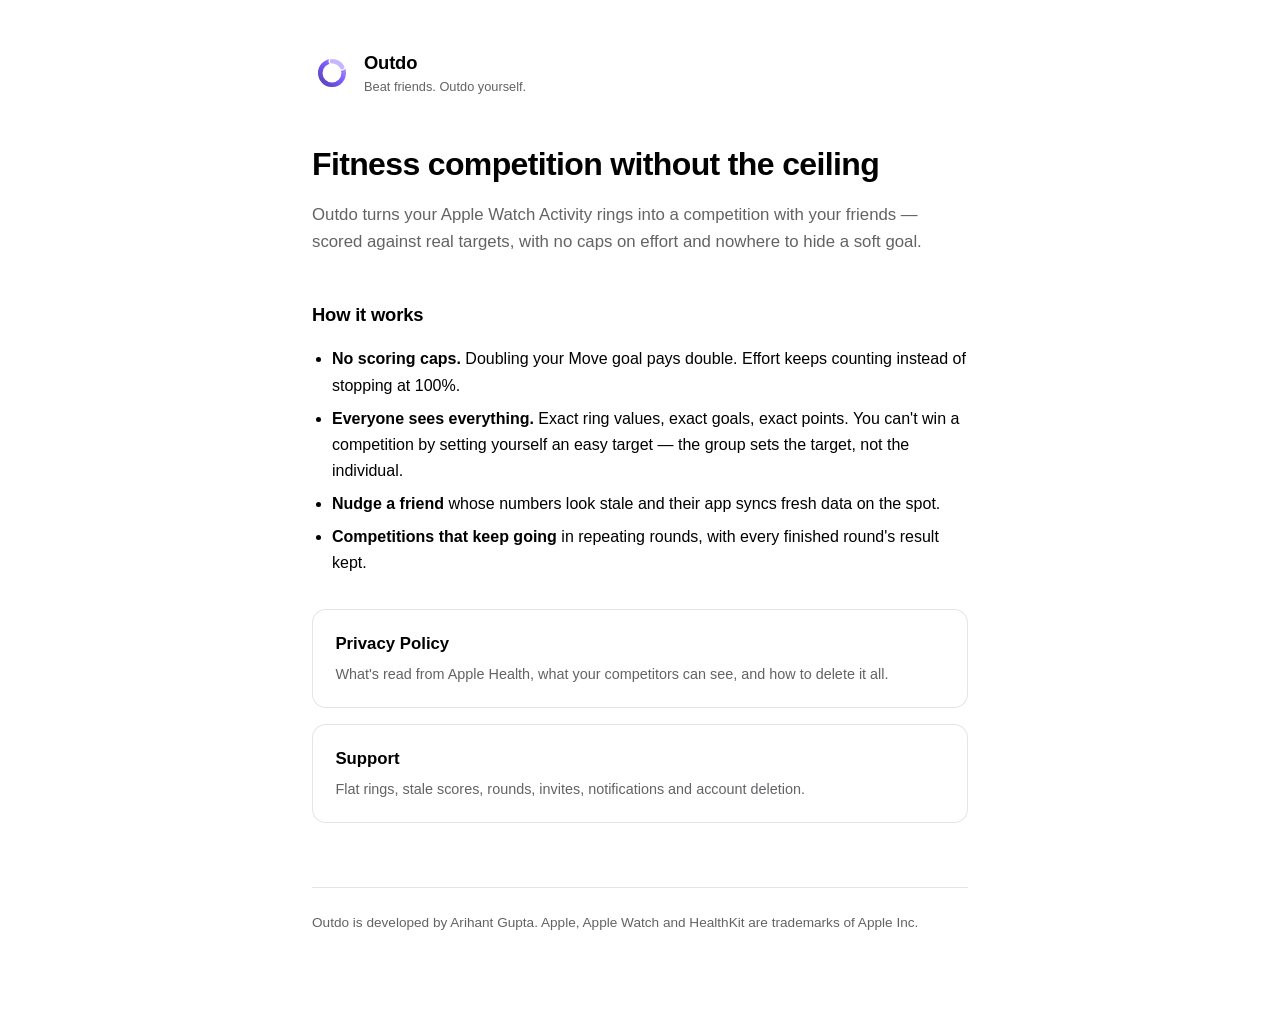
<file: index.html>
<!doctype html>
<html lang="en">
<head>
<meta charset="utf-8">
<meta name="viewport" content="width=device-width, initial-scale=1">
<title>Outdo</title>
<meta name="description" content="Outdo — a fitness competition app for Apple Watch Activity rings. Beat friends. Outdo yourself.">
<link rel="stylesheet" href="style.css">
</head>
<body>
<div class="wrap">

<header class="site">
  <svg viewBox="0 0 1024 1024" aria-hidden="true">
    <defs>
      <linearGradient id="g" gradientUnits="userSpaceOnUse" x1="153" y1="871" x2="871" y2="153">
        <stop offset="0" stop-color="#523DA8"/>
        <stop offset="0.55" stop-color="#7C5CFF"/>
        <stop offset="1" stop-color="#C4B6FF"/>
      </linearGradient>
      <mask id="cut">
        <rect width="1024" height="1024" fill="white"/>
        <path d="M 512 212 A 300 300 0 0 1 771.8 362" stroke="black" stroke-width="176"
              stroke-linecap="round" fill="none"/>
      </mask>
    </defs>
    <circle cx="512" cy="512" r="300" stroke="url(#g)" stroke-width="118" fill="none" mask="url(#cut)"/>
    <path d="M 512 212 A 300 300 0 0 1 771.8 362" stroke="#C4B6FF" stroke-width="118"
          stroke-linecap="round" fill="none"/>
  </svg>
  <div>
    <div class="name">Outdo</div>
    <div class="tag">Beat friends. Outdo yourself.</div>
  </div>
</header>

<h1>Fitness competition without the ceiling</h1>

<p class="lede">Outdo turns your Apple Watch Activity rings into a competition with your friends —
scored against real targets, with no caps on effort and nowhere to hide a soft goal.</p>

<h2>How it works</h2>
<ul>
  <li><strong>No scoring caps.</strong> Doubling your Move goal pays double. Effort keeps counting
  instead of stopping at 100%.</li>
  <li><strong>Everyone sees everything.</strong> Exact ring values, exact goals, exact points. You
  can't win a competition by setting yourself an easy target — the group sets the target, not the
  individual.</li>
  <li><strong>Nudge a friend</strong> whose numbers look stale and their app syncs fresh data on the
  spot.</li>
  <li><strong>Competitions that keep going</strong> in repeating rounds, with every finished round's
  result kept.</li>
</ul>

<div class="cards">
  <a class="card" href="privacy.html">
    <strong>Privacy Policy</strong>
    <span>What's read from Apple Health, what your competitors can see, and how to delete it all.</span>
  </a>
  <a class="card" href="support.html">
    <strong>Support</strong>
    <span>Flat rings, stale scores, rounds, invites, notifications and account deletion.</span>
  </a>
</div>

<footer>
  Outdo is developed by Arihant Gupta. Apple, Apple Watch and HealthKit are trademarks of Apple Inc.
</footer>

</div>
</body>
</html>
</file>
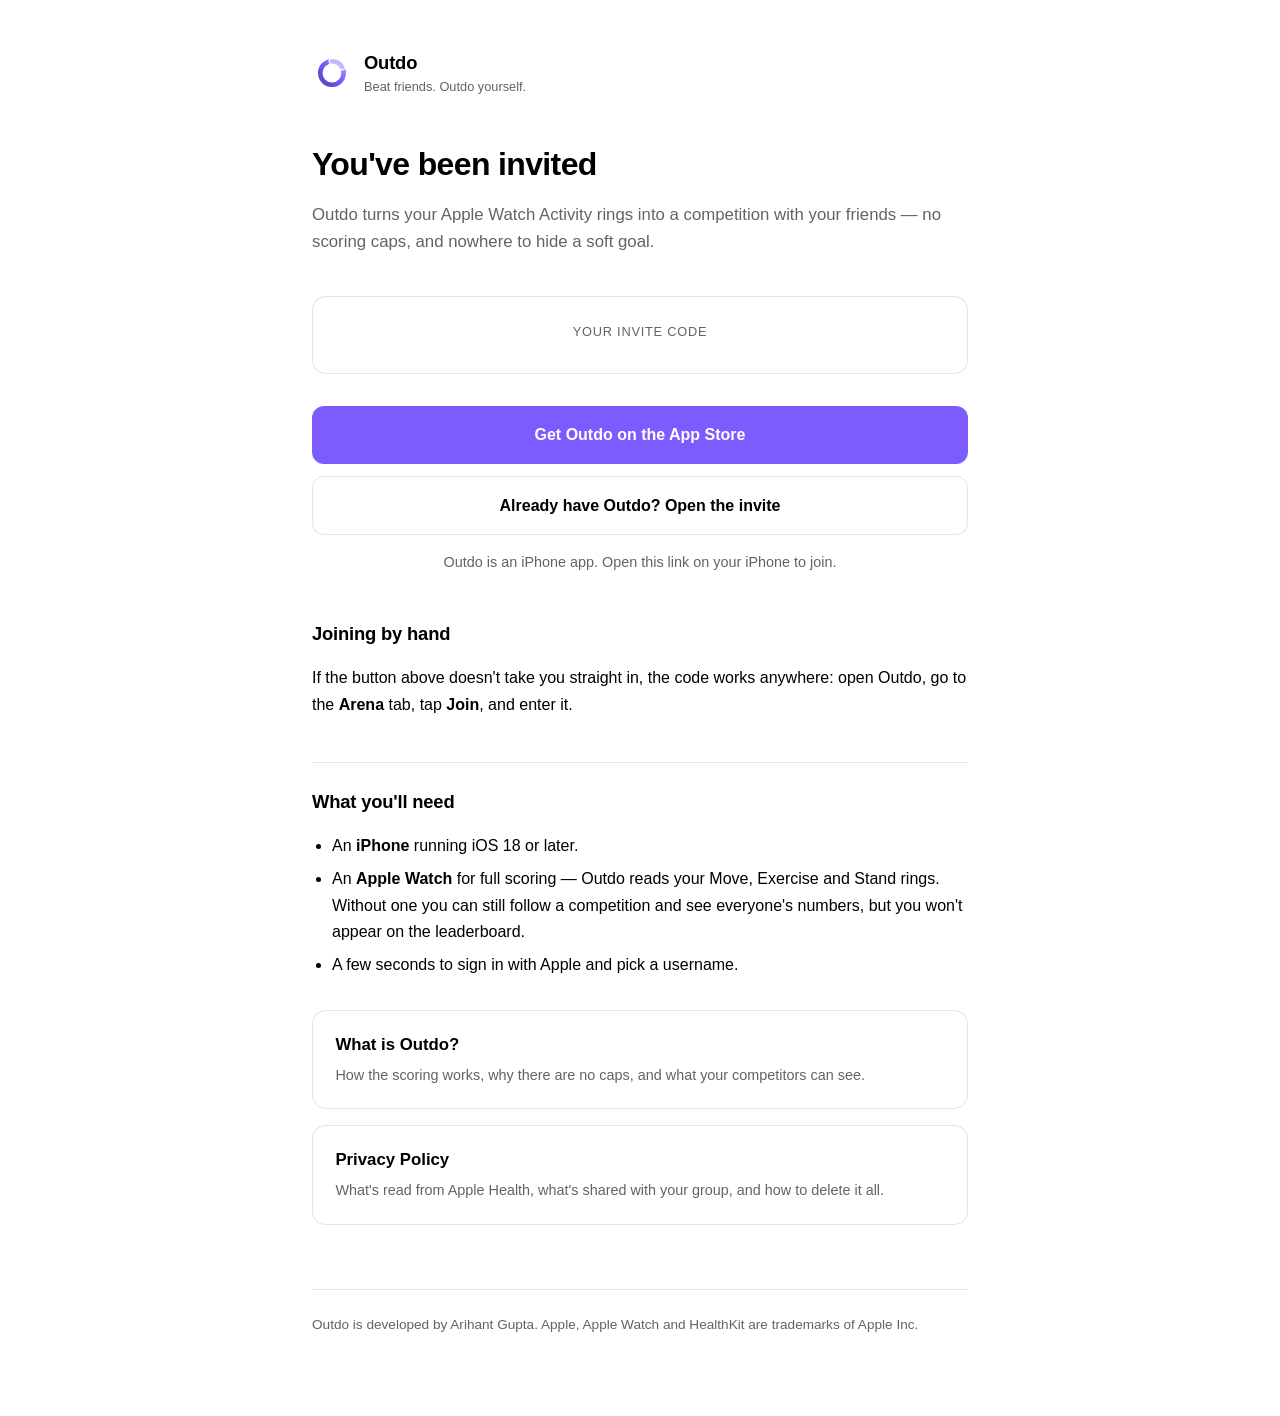
<file: join.html>
<!doctype html>
<html lang="en">
<head>
<meta charset="utf-8">
<meta name="viewport" content="width=device-width, initial-scale=1">
<title>Join a competition on Outdo</title>
<meta name="description" content="You've been invited to a fitness competition on Outdo. Get the app and enter your invite code.">
<meta name="robots" content="noindex">
<link rel="stylesheet" href="style.css">
</head>
<body>
<div class="wrap">

<header class="site">
  <svg viewBox="0 0 1024 1024" aria-hidden="true">
    <defs>
      <linearGradient id="g" gradientUnits="userSpaceOnUse" x1="153" y1="871" x2="871" y2="153">
        <stop offset="0" stop-color="#523DA8"/>
        <stop offset="0.55" stop-color="#7C5CFF"/>
        <stop offset="1" stop-color="#C4B6FF"/>
      </linearGradient>
      <mask id="cut">
        <rect width="1024" height="1024" fill="white"/>
        <path d="M 512 212 A 300 300 0 0 1 771.8 362" stroke="black" stroke-width="176"
              stroke-linecap="round" fill="none"/>
      </mask>
    </defs>
    <circle cx="512" cy="512" r="300" stroke="url(#g)" stroke-width="118" fill="none" mask="url(#cut)"/>
    <path d="M 512 212 A 300 300 0 0 1 771.8 362" stroke="#C4B6FF" stroke-width="118"
          stroke-linecap="round" fill="none"/>
  </svg>
  <div>
    <div class="name">Outdo</div>
    <div class="tag">Beat friends. Outdo yourself.</div>
  </div>
</header>

<h1 id="headline">You've been invited</h1>

<p class="lede">Outdo turns your Apple Watch Activity rings into a competition with your friends —
no scoring caps, and nowhere to hide a soft goal.</p>

<div class="invite" id="invite" hidden>
  <span class="invite-label">Your invite code</span>
  <span class="invite-code" id="code"></span>
</div>

<div class="actions">
  <a class="btn btn-primary" id="store" href="#">Get Outdo on the App&nbsp;Store</a>
  <a class="btn btn-secondary" id="open" href="#" hidden>Already have Outdo? Open the invite</a>
</div>

<p class="note" id="platform-note" hidden>Outdo is an iPhone app. Open this link on your iPhone to join.</p>

<h2>Joining by hand</h2>
<p>If the button above doesn't take you straight in, the code works anywhere: open Outdo, go to the
<strong>Arena</strong> tab, tap <strong>Join</strong>, and enter it.</p>

<h2>What you'll need</h2>
<ul>
  <li>An <strong>iPhone</strong> running iOS 18 or later.</li>
  <li>An <strong>Apple Watch</strong> for full scoring — Outdo reads your Move, Exercise and Stand
  rings. Without one you can still follow a competition and see everyone's numbers, but you won't
  appear on the leaderboard.</li>
  <li>A few seconds to sign in with Apple and pick a username.</li>
</ul>

<div class="cards">
  <a class="card" href="index.html">
    <strong>What is Outdo?</strong>
    <span>How the scoring works, why there are no caps, and what your competitors can see.</span>
  </a>
  <a class="card" href="privacy.html">
    <strong>Privacy Policy</strong>
    <span>What's read from Apple Health, what's shared with your group, and how to delete it all.</span>
  </a>
</div>

<footer>
  Outdo is developed by Arihant Gupta. Apple, Apple Watch and HealthKit are trademarks of Apple Inc.
</footer>

</div>

<script>
// ---------------------------------------------------------------------------
// Outdo's real App Store ID, set 2026-09-02. The 10-digit number is the
// "Apple ID" field in App Store Connect -> the app -> App Information; it is
// assigned when the app record is created, not when the app is approved, which
// is why this could be filled in before launch rather than on the day. The URL
// 404s until the app goes live, then starts working on its own.
// ---------------------------------------------------------------------------
var APP_STORE_URL = "https://apps.apple.com/app/id6804965739";

(function () {
  var params = new URLSearchParams(location.search);

  // Invite codes are exactly six characters of A–Z0–9 (CompetitionManager.randomCode).
  // Anything else is treated as no code at all rather than rendered as junk.
  var code = (params.get("c") || "").trim().toUpperCase();
  if (!/^[A-Z0-9]{6}$/.test(code)) code = "";

  // The competition name is user-authored, so it is only ever written with
  // textContent — never innerHTML.
  var name = (params.get("n") || "").trim().slice(0, 60);

  document.getElementById("store").href = APP_STORE_URL;

  if (name) {
    document.getElementById("headline").textContent = "You've been invited to “" + name + "”";
  }

  if (code) {
    document.getElementById("code").textContent = code;
    document.getElementById("invite").hidden = false;

    // Custom scheme: only resolves for people who already have the app, which is
    // why it is a secondary button the visitor chooses rather than a redirect
    // fired on load — an unregistered scheme makes Safari throw an error alert
    // at exactly the new users this page exists to convert.
    var open = document.getElementById("open");
    open.href = "outdo://invite/" + encodeURIComponent(code);
    open.hidden = false;
  }

  if (!/iPhone|iPad|iPod/.test(navigator.userAgent)) {
    document.getElementById("platform-note").hidden = false;
  }
})();
</script>
</body>
</html>
</file>
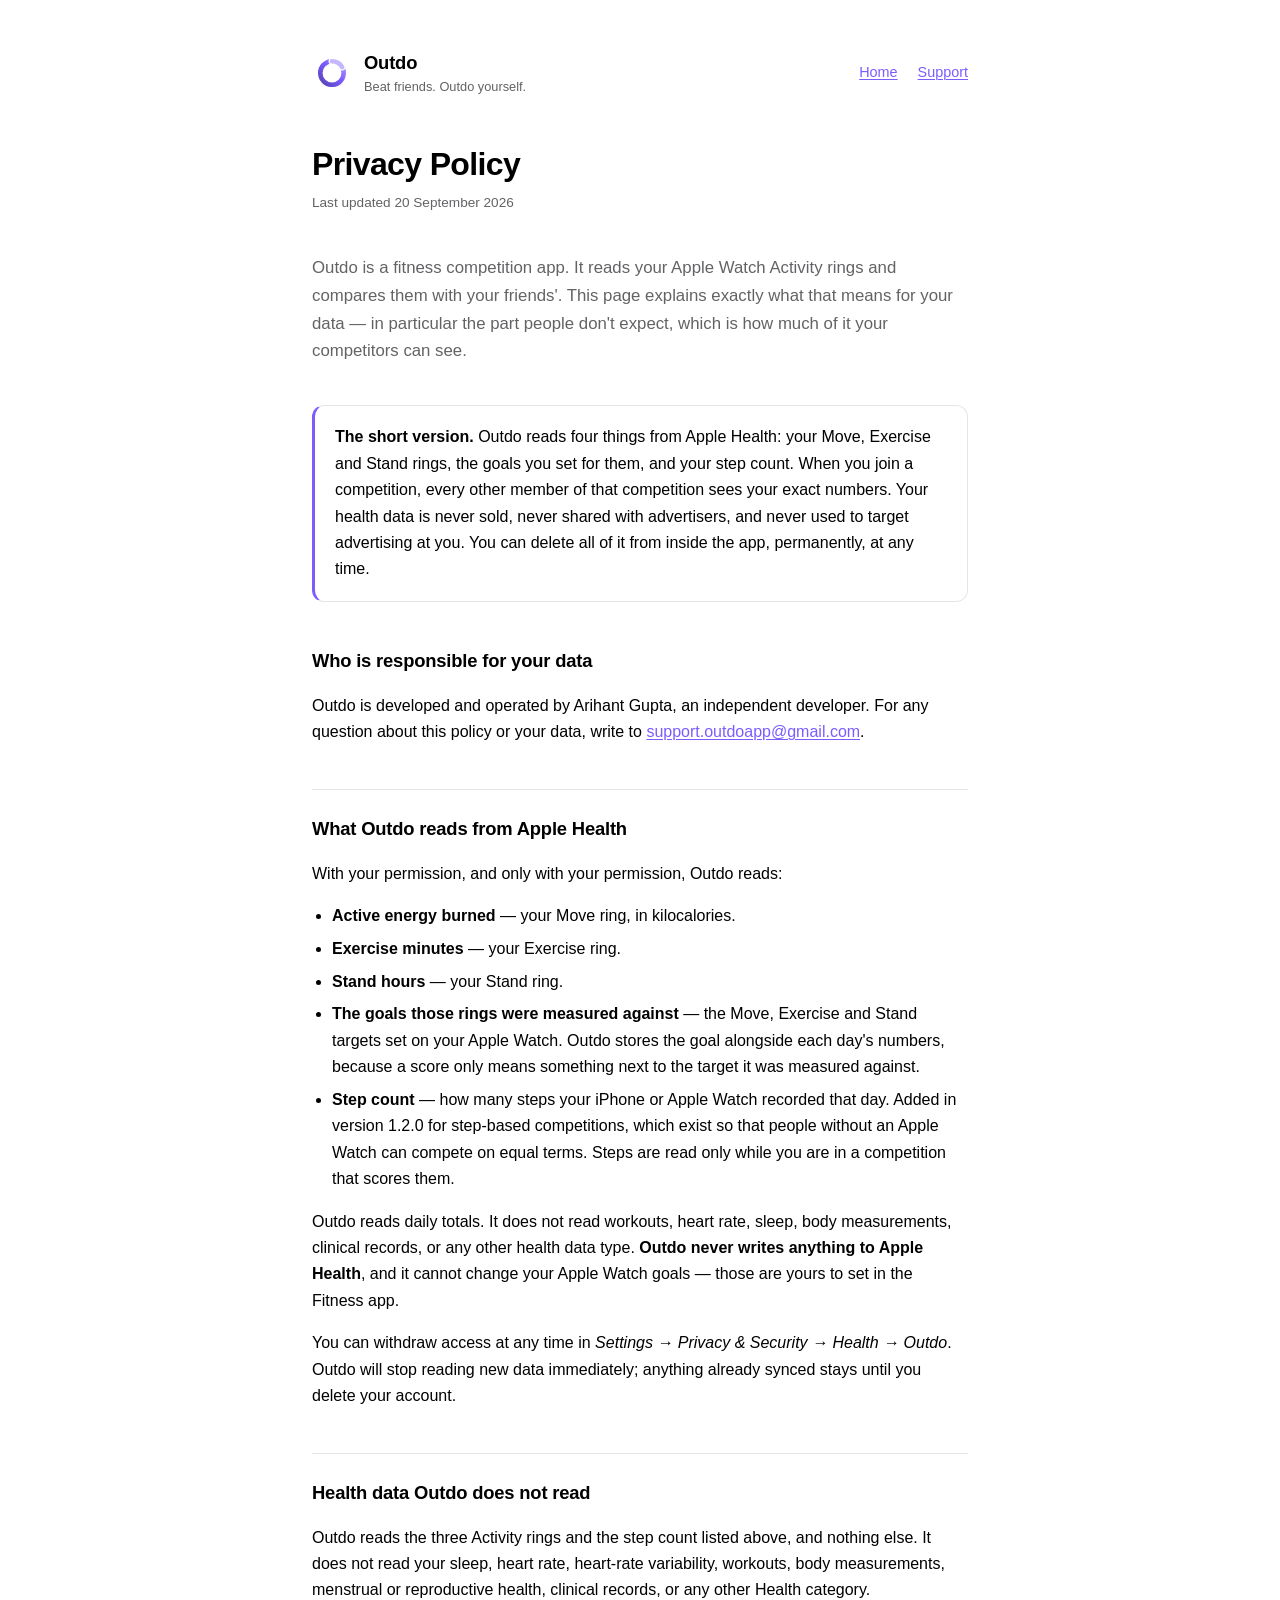
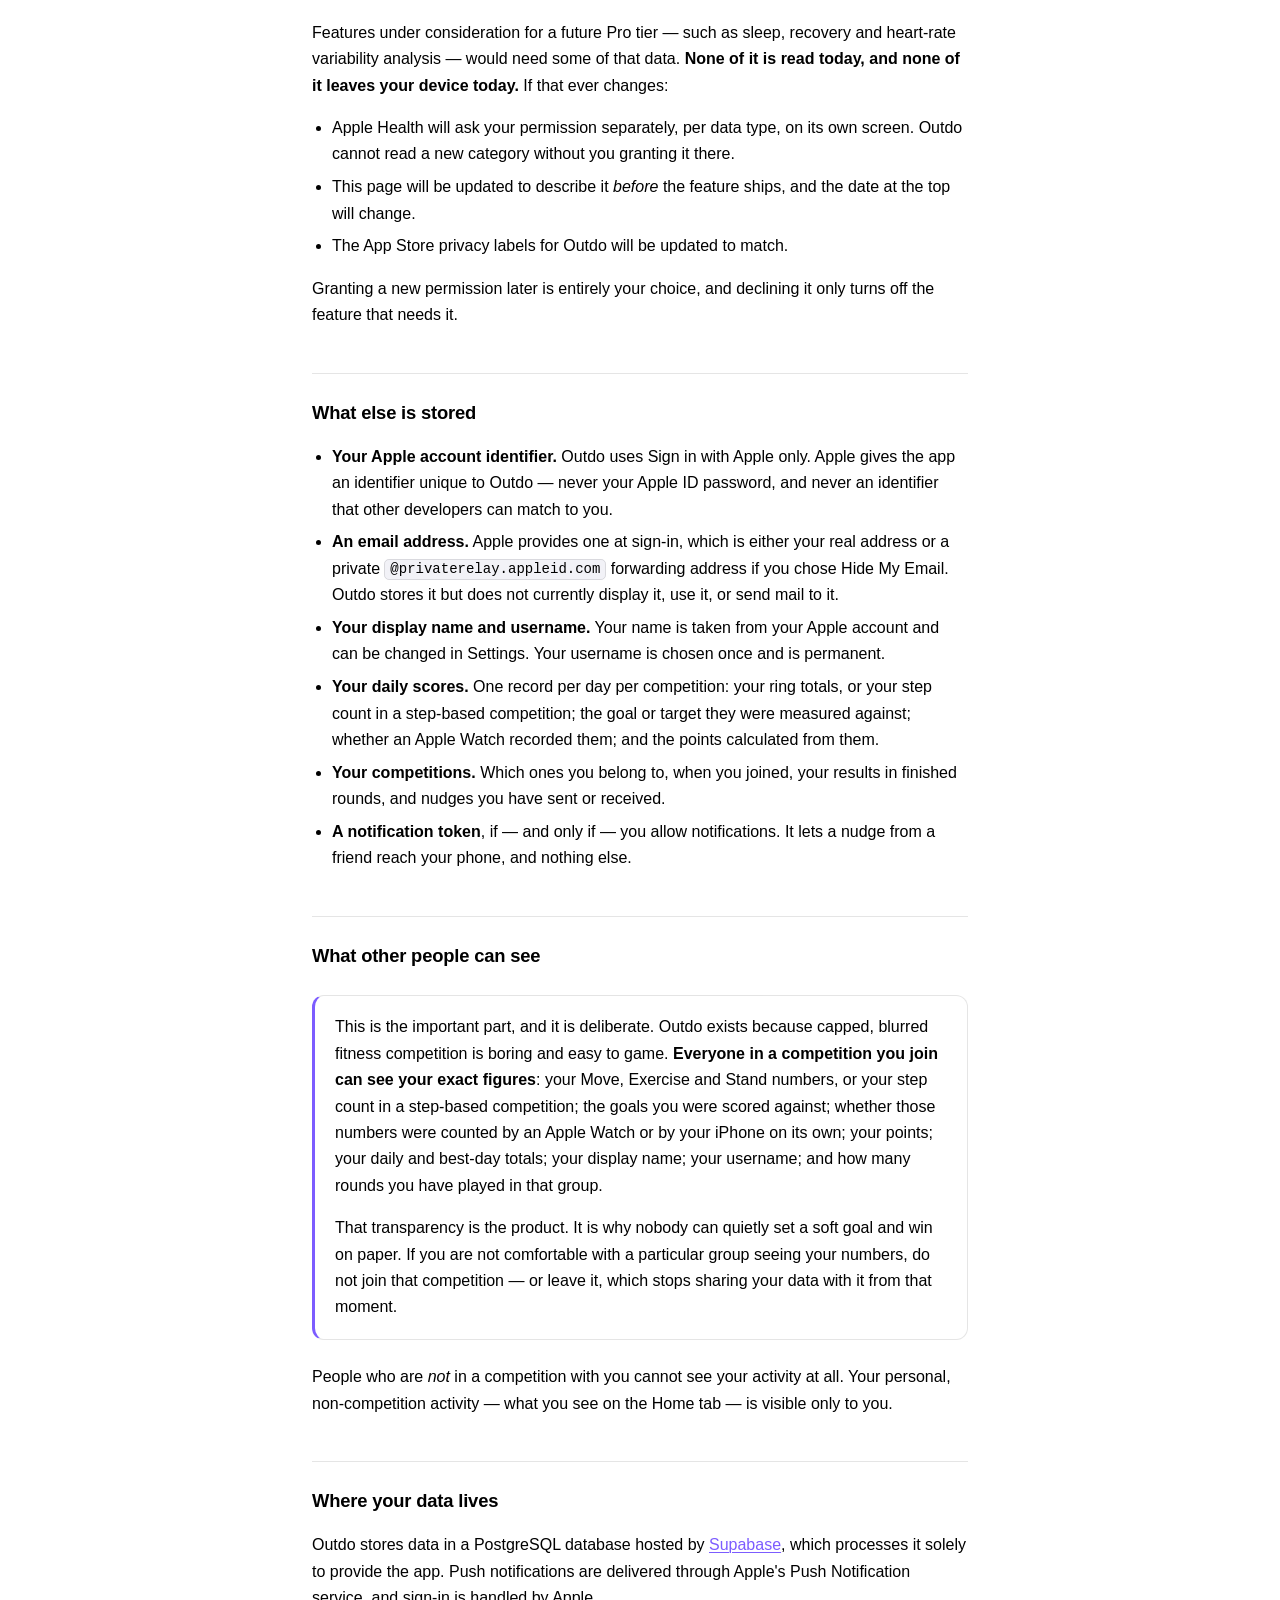
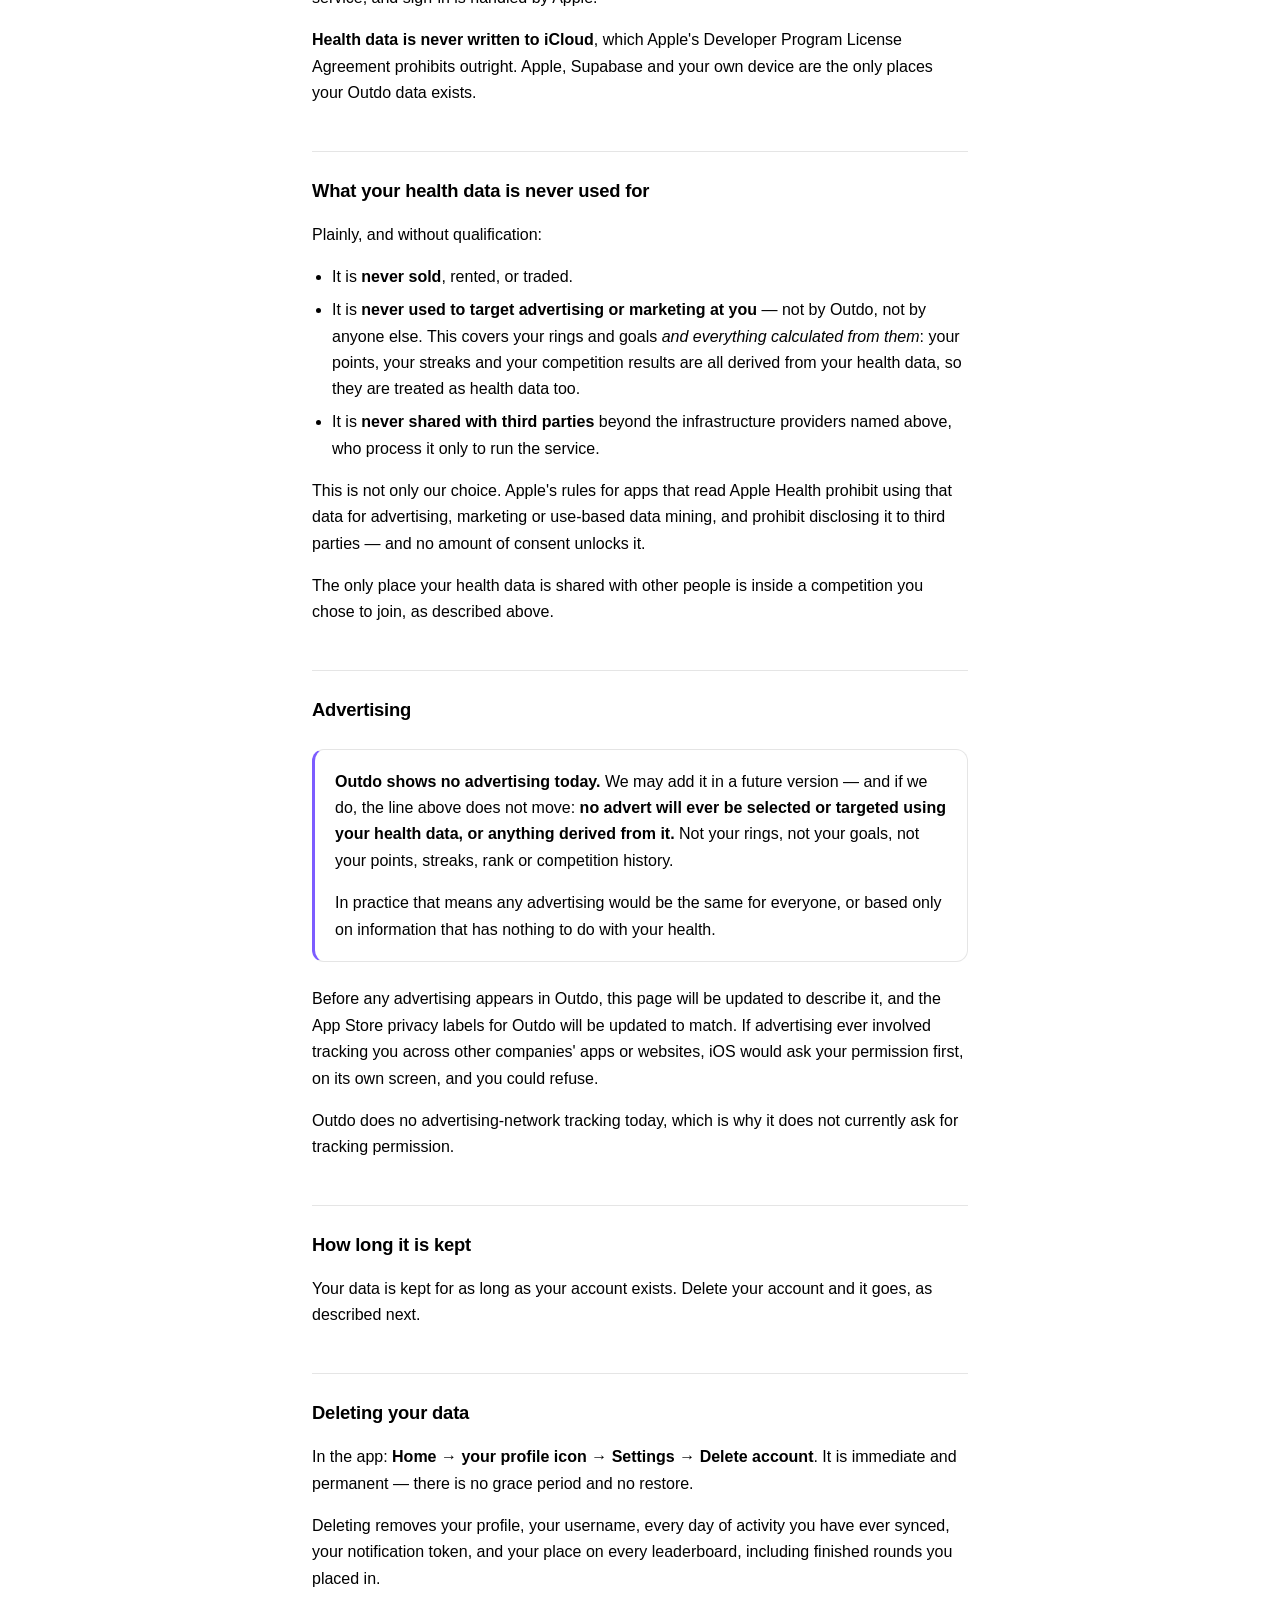
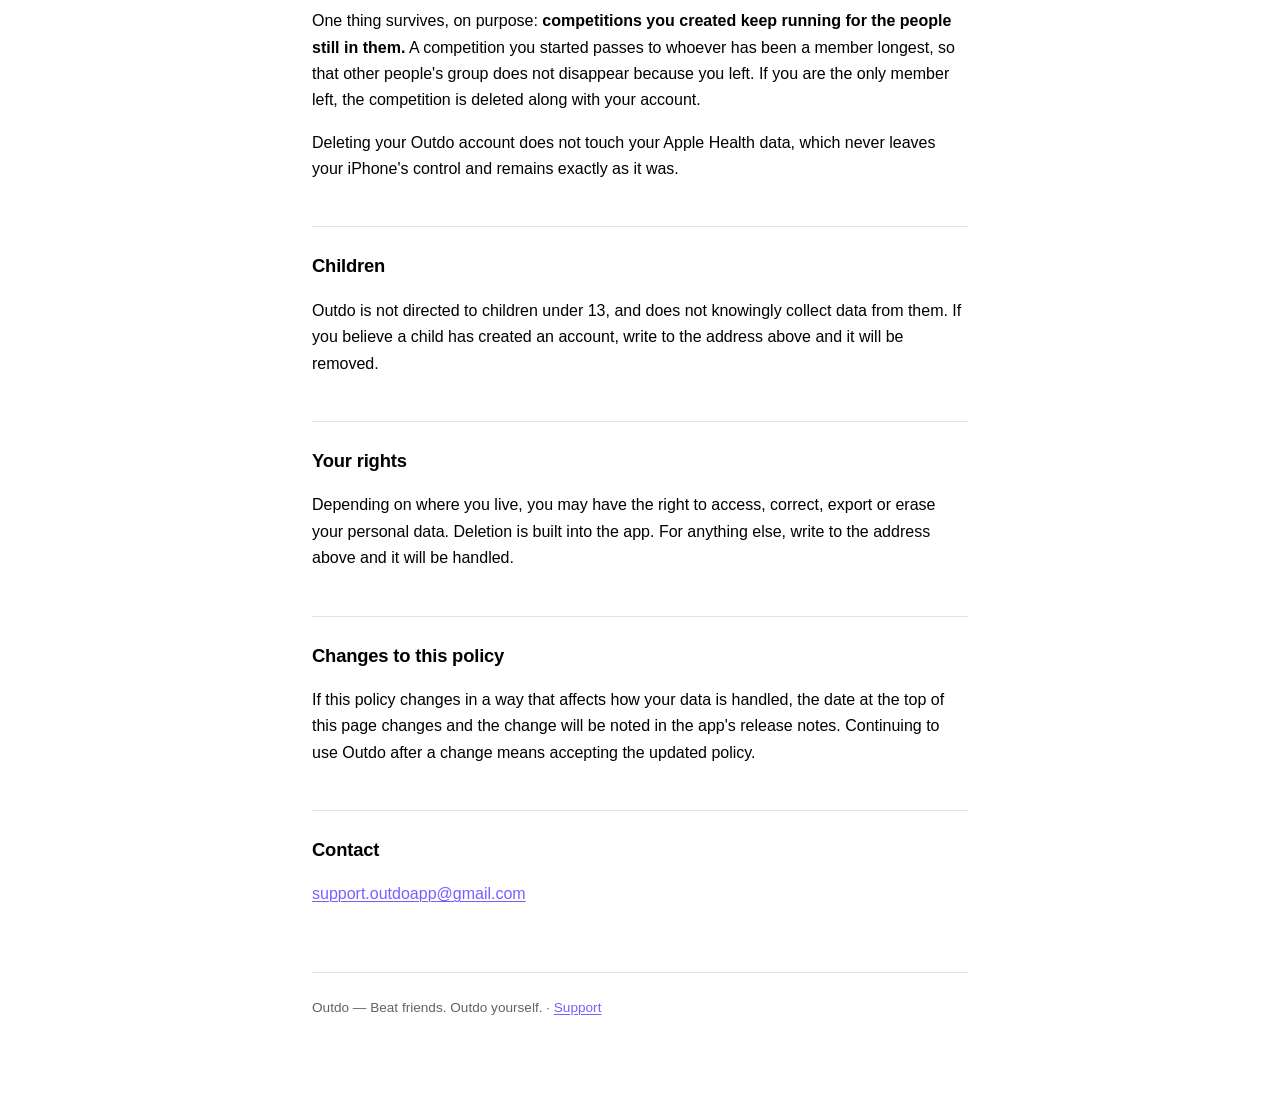
<file: privacy.html>
<!doctype html>
<html lang="en">
<head>
<meta charset="utf-8">
<meta name="viewport" content="width=device-width, initial-scale=1">
<title>Privacy Policy — Outdo</title>
<meta name="description" content="What Outdo reads from Apple Health, what your competitors can see, and how to delete everything.">
<link rel="stylesheet" href="style.css">
</head>
<body>
<div class="wrap">

<header class="site">
  <svg viewBox="0 0 1024 1024" aria-hidden="true">
    <defs>
      <linearGradient id="g" gradientUnits="userSpaceOnUse" x1="153" y1="871" x2="871" y2="153">
        <stop offset="0" stop-color="#523DA8"/>
        <stop offset="0.55" stop-color="#7C5CFF"/>
        <stop offset="1" stop-color="#C4B6FF"/>
      </linearGradient>
      <mask id="cut">
        <rect width="1024" height="1024" fill="white"/>
        <path d="M 512 212 A 300 300 0 0 1 771.8 362" stroke="black" stroke-width="176"
              stroke-linecap="round" fill="none"/>
      </mask>
    </defs>
    <circle cx="512" cy="512" r="300" stroke="url(#g)" stroke-width="118" fill="none" mask="url(#cut)"/>
    <path d="M 512 212 A 300 300 0 0 1 771.8 362" stroke="#C4B6FF" stroke-width="118"
          stroke-linecap="round" fill="none"/>
  </svg>
  <div>
    <div class="name">Outdo</div>
    <div class="tag">Beat friends. Outdo yourself.</div>
  </div>
  <nav class="nav"><a href="index.html">Home</a><a href="support.html">Support</a></nav>
</header>

<h1>Privacy Policy</h1>
<p class="meta">Last updated 20 September 2026</p>

<p class="lede">Outdo is a fitness competition app. It reads your Apple Watch Activity rings and
compares them with your friends'. This page explains exactly what that means for your data — in
particular the part people don't expect, which is how much of it your competitors can see.</p>

<div class="callout">
  <p><strong>The short version.</strong> Outdo reads four things from Apple Health: your Move,
  Exercise and Stand rings, the goals you set for them, and your step count. When you join a
  competition, every other member of that competition sees your exact numbers. Your health data
  is never sold, never shared with advertisers, and never used to target advertising at you. You
  can delete all of it from inside the app, permanently, at any time.</p>
</div>

<h2>Who is responsible for your data</h2>
<p>Outdo is developed and operated by Arihant Gupta, an independent developer. For any question
about this policy or your data, write to
<a href="mailto:support.outdoapp@gmail.com">support.outdoapp@gmail.com</a>.</p>

<h2>What Outdo reads from Apple Health</h2>
<p>With your permission, and only with your permission, Outdo reads:</p>
<ul>
  <li><strong>Active energy burned</strong> — your Move ring, in kilocalories.</li>
  <li><strong>Exercise minutes</strong> — your Exercise ring.</li>
  <li><strong>Stand hours</strong> — your Stand ring.</li>
  <li><strong>The goals those rings were measured against</strong> — the Move, Exercise and Stand
  targets set on your Apple Watch. Outdo stores the goal alongside each day's numbers, because a
  score only means something next to the target it was measured against.</li>
  <li><strong>Step count</strong> — how many steps your iPhone or Apple Watch recorded that day.
  Added in version 1.2.0 for step-based competitions, which exist so that people without an Apple
  Watch can compete on equal terms. Steps are read only while you are in a competition that scores
  them.</li>
</ul>
<p>Outdo reads daily totals. It does not read workouts, heart rate, sleep, body measurements,
clinical records, or any other health data type. <strong>Outdo never writes anything to Apple
Health</strong>, and it cannot change your Apple Watch goals — those are yours to set in the
Fitness app.</p>
<p>You can withdraw access at any time in <em>Settings → Privacy &amp; Security → Health →
Outdo</em>. Outdo will stop reading new data immediately; anything already synced stays until you
delete your account.</p>

<h2>Health data Outdo does not read</h2>
<p>Outdo reads the three Activity rings and the step count listed above, and nothing else. It does
not read your sleep, heart rate, heart-rate variability, workouts, body measurements, menstrual or
reproductive health, clinical records, or any other Health category.</p>
<p>Features under consideration for a future Pro tier — such as sleep, recovery and heart-rate
variability analysis — would need some of that data. <strong>None of it is read today, and none of
it leaves your device today.</strong> If that ever changes:</p>
<ul>
  <li>Apple Health will ask your permission separately, per data type, on its own screen. Outdo
  cannot read a new category without you granting it there.</li>
  <li>This page will be updated to describe it <em>before</em> the feature ships, and the date at the
  top will change.</li>
  <li>The App Store privacy labels for Outdo will be updated to match.</li>
</ul>
<p>Granting a new permission later is entirely your choice, and declining it only turns off the
feature that needs it.</p>

<h2>What else is stored</h2>
<ul>
  <li><strong>Your Apple account identifier.</strong> Outdo uses Sign in with Apple only. Apple
  gives the app an identifier unique to Outdo — never your Apple ID password, and never an
  identifier that other developers can match to you.</li>
  <li><strong>An email address.</strong> Apple provides one at sign-in, which is either your real
  address or a private <code>@privaterelay.appleid.com</code> forwarding address if you chose Hide
  My Email. Outdo stores it but does not currently display it, use it, or send mail to it.</li>
  <li><strong>Your display name and username.</strong> Your name is taken from your Apple account
  and can be changed in Settings. Your username is chosen once and is permanent.</li>
  <li><strong>Your daily scores.</strong> One record per day per competition: your ring totals, or
  your step count in a step-based competition; the goal or target they were measured against;
  whether an Apple Watch recorded them; and the points calculated from them.</li>
  <li><strong>Your competitions.</strong> Which ones you belong to, when you joined, your results in
  finished rounds, and nudges you have sent or received.</li>
  <li><strong>A notification token</strong>, if — and only if — you allow notifications. It lets a
  nudge from a friend reach your phone, and nothing else.</li>
</ul>

<h2>What other people can see</h2>
<div class="callout">
  <p>This is the important part, and it is deliberate. Outdo exists because capped, blurred fitness
  competition is boring and easy to game. <strong>Everyone in a competition you join can see your
  exact figures</strong>: your Move, Exercise and Stand numbers, or your step count in a step-based
  competition; the goals you were scored against; whether those numbers were counted by an Apple
  Watch or by your iPhone on its own; your points; your daily and best-day totals; your display
  name; your username; and how many rounds you have played in that group.</p>
  <p>That transparency is the product. It is why nobody can quietly set a soft goal and win on
  paper. If you are not comfortable with a particular group seeing your numbers, do not join that
  competition — or leave it, which stops sharing your data with it from that moment.</p>
</div>
<p>People who are <em>not</em> in a competition with you cannot see your activity at all. Your
personal, non-competition activity — what you see on the Home tab — is visible only to you.</p>

<h2>Where your data lives</h2>
<p>Outdo stores data in a PostgreSQL database hosted by
<a href="https://supabase.com/privacy" rel="noopener">Supabase</a>, which processes it solely to
provide the app. Push notifications are delivered through Apple's Push Notification service, and
sign-in is handled by Apple.</p>
<p><strong>Health data is never written to iCloud</strong>, which Apple's Developer Program License
Agreement prohibits outright. Apple, Supabase and your own device are the only places your Outdo
data exists.</p>

<h2>What your health data is never used for</h2>
<p>Plainly, and without qualification:</p>
<ul>
  <li>It is <strong>never sold</strong>, rented, or traded.</li>
  <li>It is <strong>never used to target advertising or marketing at you</strong> — not by Outdo,
  not by anyone else. This covers your rings and goals <em>and everything calculated from them</em>:
  your points, your streaks and your competition results are all derived from your health data, so
  they are treated as health data too.</li>
  <li>It is <strong>never shared with third parties</strong> beyond the infrastructure providers
  named above, who process it only to run the service.</li>
</ul>
<p>This is not only our choice. Apple's rules for apps that read Apple Health prohibit using that
data for advertising, marketing or use-based data mining, and prohibit disclosing it to third
parties — and no amount of consent unlocks it.</p>
<p>The only place your health data is shared with other people is inside a competition you chose to
join, as described above.</p>

<h2>Advertising</h2>
<div class="callout">
  <p><strong>Outdo shows no advertising today.</strong> We may add it in a future version — and if we
  do, the line above does not move: <strong>no advert will ever be selected or targeted using your
  health data, or anything derived from it.</strong> Not your rings, not your goals, not your points,
  streaks, rank or competition history.</p>
  <p>In practice that means any advertising would be the same for everyone, or based only on
  information that has nothing to do with your health.</p>
</div>
<p>Before any advertising appears in Outdo, this page will be updated to describe it, and the App
Store privacy labels for Outdo will be updated to match. If advertising ever involved tracking you
across other companies' apps or websites, iOS would ask your permission first, on its own screen,
and you could refuse.</p>
<p>Outdo does no advertising-network tracking today, which is why it does not currently ask for
tracking permission.</p>

<h2>How long it is kept</h2>
<p>Your data is kept for as long as your account exists. Delete your account and it goes, as
described next.</p>

<h2>Deleting your data</h2>
<p>In the app: <strong>Home → your profile icon → Settings → Delete account</strong>. It is
immediate and permanent — there is no grace period and no restore.</p>
<p>Deleting removes your profile, your username, every day of activity you have ever synced, your
notification token, and your place on every leaderboard, including finished rounds you placed in.</p>
<p>One thing survives, on purpose: <strong>competitions you created keep running for the people
still in them.</strong> A competition you started passes to whoever has been a member longest, so
that other people's group does not disappear because you left. If you are the only member left,
the competition is deleted along with your account.</p>
<p>Deleting your Outdo account does not touch your Apple Health data, which never leaves your
iPhone's control and remains exactly as it was.</p>

<h2>Children</h2>
<p>Outdo is not directed to children under 13, and does not knowingly collect data from them. If you
believe a child has created an account, write to the address above and it will be removed.</p>

<h2>Your rights</h2>
<p>Depending on where you live, you may have the right to access, correct, export or erase your
personal data. Deletion is built into the app. For anything else, write to the address above and it
will be handled.</p>

<h2>Changes to this policy</h2>
<p>If this policy changes in a way that affects how your data is handled, the date at the top of
this page changes and the change will be noted in the app's release notes. Continuing to use Outdo
after a change means accepting the updated policy.</p>

<h2>Contact</h2>
<p><a href="mailto:support.outdoapp@gmail.com">support.outdoapp@gmail.com</a></p>

<footer>
  Outdo — Beat friends. Outdo yourself. · <a href="support.html">Support</a>
</footer>

</div>
</body>
</html>
</file>
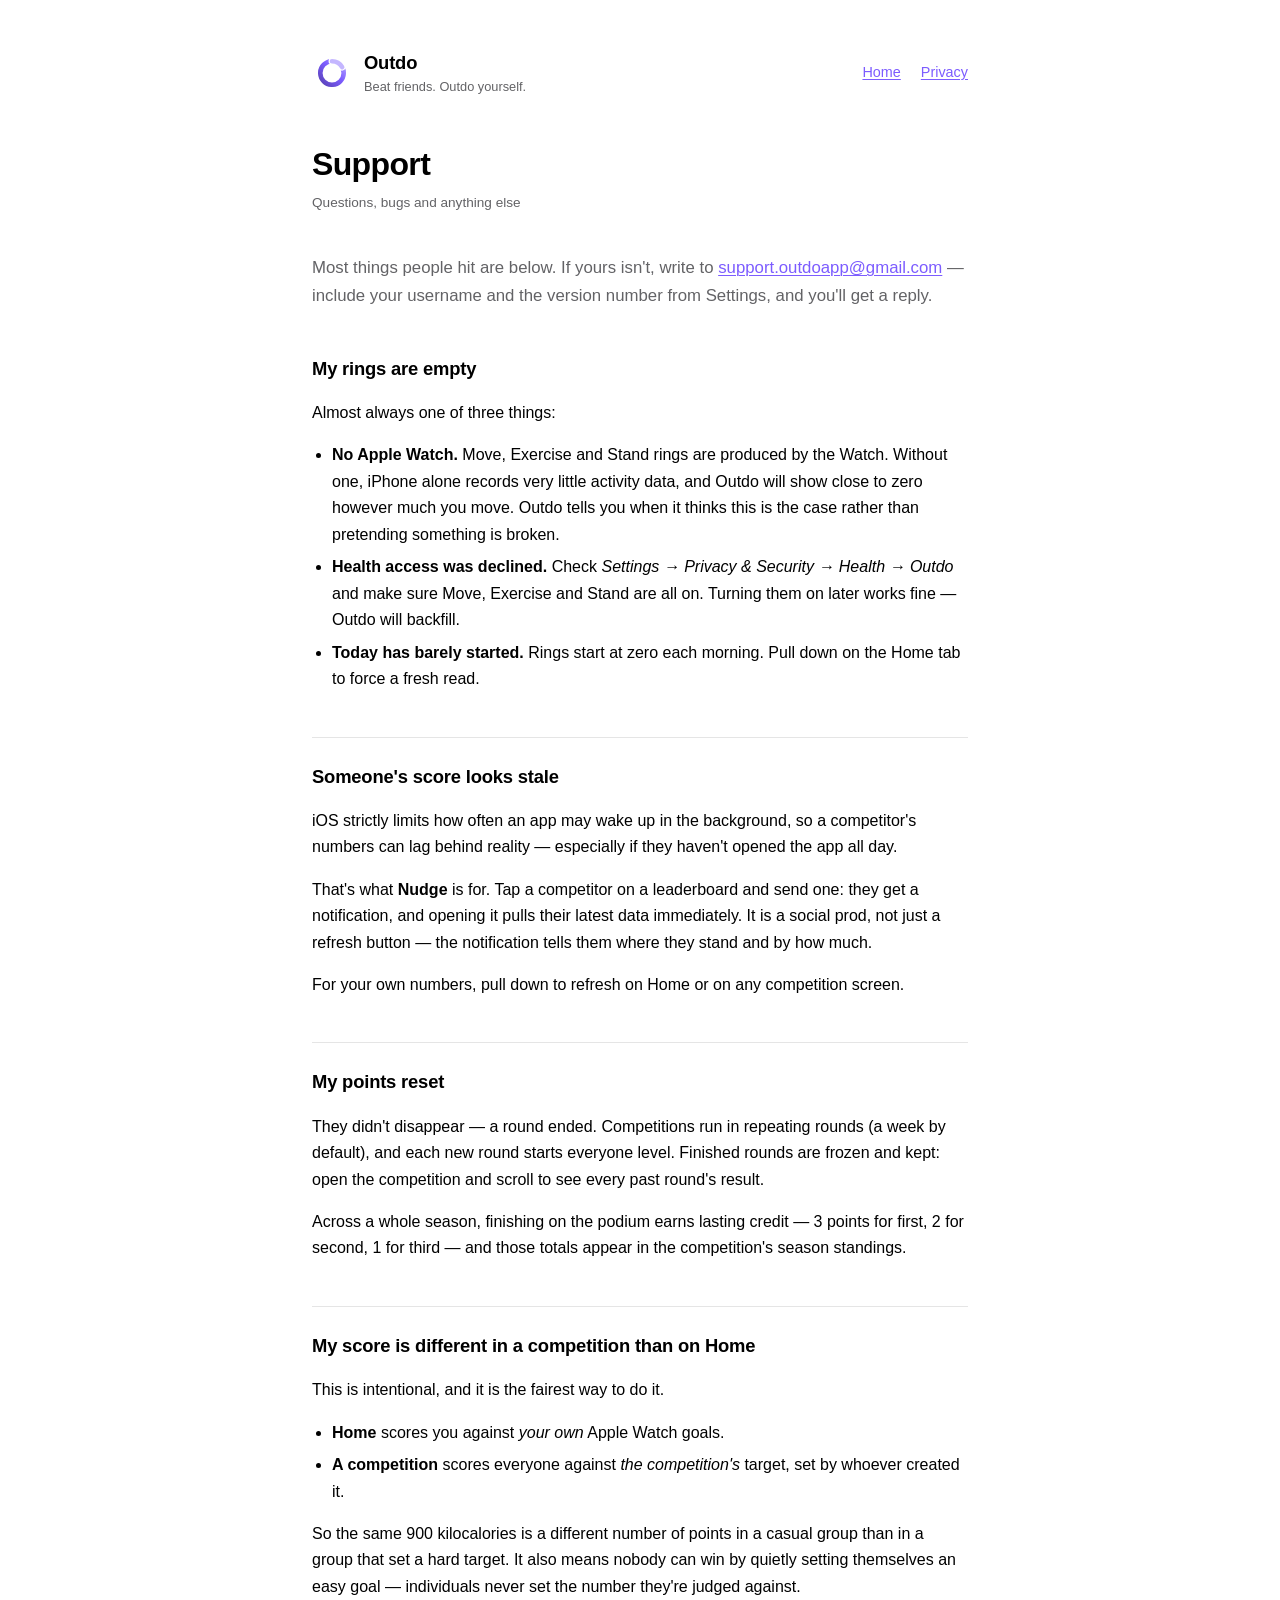
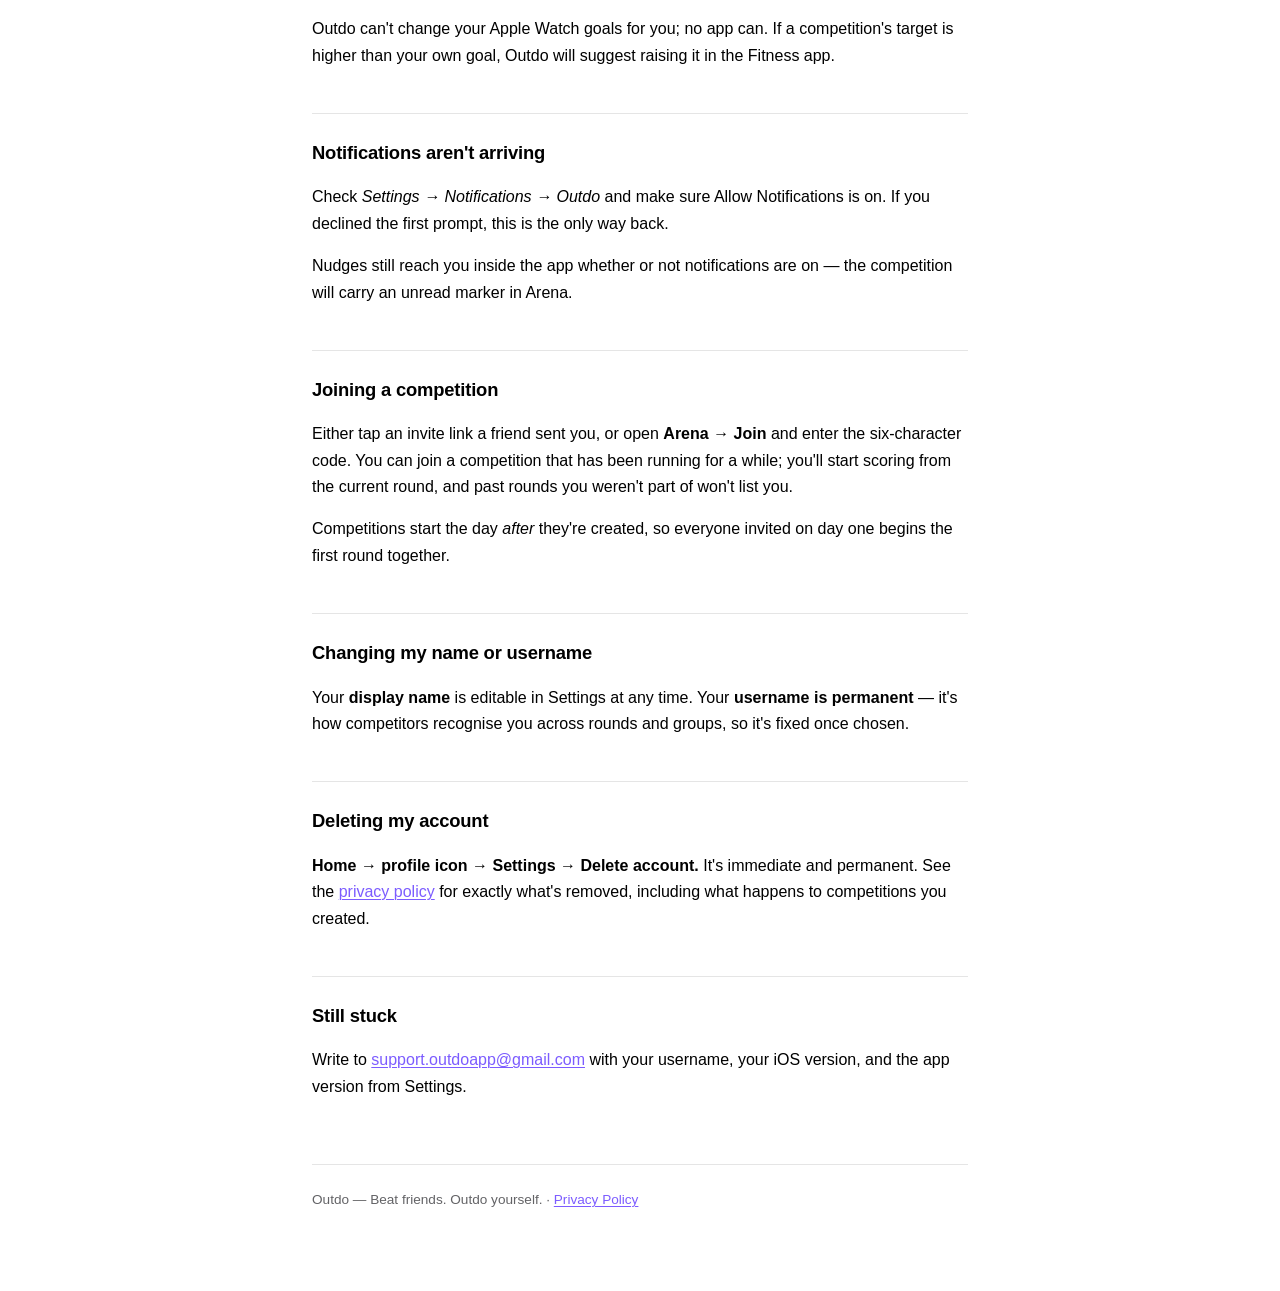
<file: support.html>
<!doctype html>
<html lang="en">
<head>
<meta charset="utf-8">
<meta name="viewport" content="width=device-width, initial-scale=1">
<title>Support — Outdo</title>
<meta name="description" content="Help with Outdo: flat rings, stale scores, rounds, invites, notifications and account deletion.">
<link rel="stylesheet" href="style.css">
</head>
<body>
<div class="wrap">

<header class="site">
  <svg viewBox="0 0 1024 1024" aria-hidden="true">
    <defs>
      <linearGradient id="g" gradientUnits="userSpaceOnUse" x1="153" y1="871" x2="871" y2="153">
        <stop offset="0" stop-color="#523DA8"/>
        <stop offset="0.55" stop-color="#7C5CFF"/>
        <stop offset="1" stop-color="#C4B6FF"/>
      </linearGradient>
      <mask id="cut">
        <rect width="1024" height="1024" fill="white"/>
        <path d="M 512 212 A 300 300 0 0 1 771.8 362" stroke="black" stroke-width="176"
              stroke-linecap="round" fill="none"/>
      </mask>
    </defs>
    <circle cx="512" cy="512" r="300" stroke="url(#g)" stroke-width="118" fill="none" mask="url(#cut)"/>
    <path d="M 512 212 A 300 300 0 0 1 771.8 362" stroke="#C4B6FF" stroke-width="118"
          stroke-linecap="round" fill="none"/>
  </svg>
  <div>
    <div class="name">Outdo</div>
    <div class="tag">Beat friends. Outdo yourself.</div>
  </div>
  <nav class="nav"><a href="index.html">Home</a><a href="privacy.html">Privacy</a></nav>
</header>

<h1>Support</h1>
<p class="meta">Questions, bugs and anything else</p>

<p class="lede">Most things people hit are below. If yours isn't, write to
<a href="mailto:support.outdoapp@gmail.com">support.outdoapp@gmail.com</a> — include your username and
the version number from Settings, and you'll get a reply.</p>

<h2>My rings are empty</h2>
<p>Almost always one of three things:</p>
<ul>
  <li><strong>No Apple Watch.</strong> Move, Exercise and Stand rings are produced by the Watch.
  Without one, iPhone alone records very little activity data, and Outdo will show close to zero
  however much you move. Outdo tells you when it thinks this is the case rather than pretending
  something is broken.</li>
  <li><strong>Health access was declined.</strong> Check <em>Settings → Privacy &amp; Security →
  Health → Outdo</em> and make sure Move, Exercise and Stand are all on. Turning them on later works
  fine — Outdo will backfill.</li>
  <li><strong>Today has barely started.</strong> Rings start at zero each morning. Pull down on the
  Home tab to force a fresh read.</li>
</ul>

<h2>Someone's score looks stale</h2>
<p>iOS strictly limits how often an app may wake up in the background, so a competitor's numbers can
lag behind reality — especially if they haven't opened the app all day.</p>
<p>That's what <strong>Nudge</strong> is for. Tap a competitor on a leaderboard and send one: they
get a notification, and opening it pulls their latest data immediately. It is a social prod, not
just a refresh button — the notification tells them where they stand and by how much.</p>
<p>For your own numbers, pull down to refresh on Home or on any competition screen.</p>

<h2>My points reset</h2>
<p>They didn't disappear — a round ended. Competitions run in repeating rounds (a week by default),
and each new round starts everyone level. Finished rounds are frozen and kept: open the competition
and scroll to see every past round's result.</p>
<p>Across a whole season, finishing on the podium earns lasting credit — 3 points for first, 2 for
second, 1 for third — and those totals appear in the competition's season standings.</p>

<h2>My score is different in a competition than on Home</h2>
<p>This is intentional, and it is the fairest way to do it.</p>
<ul>
  <li><strong>Home</strong> scores you against <em>your own</em> Apple Watch goals.</li>
  <li><strong>A competition</strong> scores everyone against <em>the competition's</em> target, set
  by whoever created it.</li>
</ul>
<p>So the same 900 kilocalories is a different number of points in a casual group than in a group
that set a hard target. It also means nobody can win by quietly setting themselves an easy goal —
individuals never set the number they're judged against.</p>
<p>Outdo can't change your Apple Watch goals for you; no app can. If a competition's target is
higher than your own goal, Outdo will suggest raising it in the Fitness app.</p>

<h2>Notifications aren't arriving</h2>
<p>Check <em>Settings → Notifications → Outdo</em> and make sure Allow Notifications is on. If you
declined the first prompt, this is the only way back.</p>
<p>Nudges still reach you inside the app whether or not notifications are on — the competition will
carry an unread marker in Arena.</p>

<h2>Joining a competition</h2>
<p>Either tap an invite link a friend sent you, or open <strong>Arena → Join</strong> and enter the
six-character code. You can join a competition that has been running for a while; you'll start
scoring from the current round, and past rounds you weren't part of won't list you.</p>
<p>Competitions start the day <em>after</em> they're created, so everyone invited on day one begins
the first round together.</p>

<h2>Changing my name or username</h2>
<p>Your <strong>display name</strong> is editable in Settings at any time. Your <strong>username is
permanent</strong> — it's how competitors recognise you across rounds and groups, so it's fixed once
chosen.</p>

<h2>Deleting my account</h2>
<p><strong>Home → profile icon → Settings → Delete account.</strong> It's immediate and permanent.
See the <a href="privacy.html">privacy policy</a> for exactly what's removed, including what happens
to competitions you created.</p>

<h2>Still stuck</h2>
<p>Write to <a href="mailto:support.outdoapp@gmail.com">support.outdoapp@gmail.com</a> with your
username, your iOS version, and the app version from Settings.</p>

<footer>
  Outdo — Beat friends. Outdo yourself. · <a href="privacy.html">Privacy Policy</a>
</footer>

</div>
</body>
</html>
</file>
<file: style.css>
/* Outdo — public site (privacy policy + support).
   Deliberately one small stylesheet with no build step: GitHub Pages serves
   this directory as-is, and a legal page that depends on tooling is a legal
   page that eventually 404s. */

:root {
  --accent: #7c5cff;
  --accent-cool: #523da8;
  --accent-hot: #c4b6ff;
  --bg: #ffffff;
  --bg-soft: #f2f2f7;
  --card: #ffffff;
  --border: rgba(0, 0, 0, 0.1);
  --text: #000000;
  --muted: #636366;
}

@media (prefers-color-scheme: dark) {
  :root {
    --bg: #000000;
    --bg-soft: #0a0a0c;
    --card: #1c1c1e;
    --border: rgba(255, 255, 255, 0.1);
    --text: #ffffff;
    --muted: #8e8e93;
  }
}

* { box-sizing: border-box; }

body {
  margin: 0;
  background: var(--bg);
  color: var(--text);
  font: 16px/1.65 -apple-system, BlinkMacSystemFont, "SF Pro Text", "Segoe UI", Roboto, sans-serif;
  -webkit-font-smoothing: antialiased;
}

.wrap {
  max-width: 44rem;
  margin: 0 auto;
  padding: 3rem 1.5rem 5rem;
}

header.site {
  display: flex;
  align-items: center;
  gap: 0.75rem;
  margin-bottom: 3rem;
}

header.site svg { width: 40px; height: 40px; flex: none; }

header.site .name {
  font-weight: 700;
  font-size: 1.15rem;
  letter-spacing: -0.01em;
}

header.site .tag {
  color: var(--muted);
  font-size: 0.8rem;
  margin-top: -2px;
}

h1 {
  font-size: 2rem;
  line-height: 1.2;
  letter-spacing: -0.02em;
  margin: 0 0 0.5rem;
}

h2 {
  font-size: 1.15rem;
  letter-spacing: -0.01em;
  margin: 2.75rem 0 0.75rem;
  padding-top: 1.5rem;
  border-top: 1px solid var(--border);
}

h2:first-of-type { border-top: none; padding-top: 0; }

h3 {
  font-size: 1rem;
  margin: 1.5rem 0 0.5rem;
}

p, li { color: var(--text); }

.meta {
  color: var(--muted);
  font-size: 0.85rem;
  margin: 0 0 2.5rem;
}

.lede {
  font-size: 1.05rem;
  color: var(--muted);
  margin-bottom: 2.5rem;
}

.callout {
  background: var(--card);
  border: 1px solid var(--border);
  border-left: 3px solid var(--accent);
  border-radius: 12px;
  padding: 1.15rem 1.25rem;
  margin: 1.5rem 0;
}

.callout p:first-child { margin-top: 0; }
.callout p:last-child { margin-bottom: 0; }

ul { padding-left: 1.25rem; }
li { margin: 0.4rem 0; }

a { color: var(--accent); text-decoration-thickness: 1px; text-underline-offset: 2px; }
a:hover { color: var(--accent-hot); }

code {
  font: 0.875em ui-monospace, "SF Mono", Menlo, monospace;
  background: var(--bg-soft);
  border: 1px solid var(--border);
  border-radius: 5px;
  padding: 0.1em 0.35em;
}

@media (prefers-color-scheme: dark) {
  code { background: #17171a; }
}

.nav {
  display: flex;
  gap: 1.25rem;
  font-size: 0.9rem;
  margin-left: auto;
}

footer {
  margin-top: 4rem;
  padding-top: 1.5rem;
  border-top: 1px solid var(--border);
  color: var(--muted);
  font-size: 0.85rem;
}

.cards { display: grid; gap: 1rem; margin: 2rem 0; }

.card {
  display: block;
  background: var(--card);
  border: 1px solid var(--border);
  border-radius: 14px;
  padding: 1.25rem 1.4rem;
  text-decoration: none;
  color: inherit;
}

.card:hover { border-color: var(--accent); }
.card strong { display: block; font-size: 1.05rem; margin-bottom: 0.2rem; }
.card span { color: var(--muted); font-size: 0.9rem; }

/* ---- Invite landing (join.html) ---------------------------------------- */

.invite {
  display: flex;
  flex-direction: column;
  align-items: center;
  gap: 0.4rem;
  background: var(--card);
  border: 1px solid var(--border);
  border-radius: 14px;
  padding: 1.5rem 1.25rem;
  margin: 2rem 0;
}

.invite-label {
  color: var(--muted);
  font-size: 0.8rem;
  text-transform: uppercase;
  letter-spacing: 0.06em;
}

.invite-code {
  font: 700 2rem/1.1 ui-monospace, "SF Mono", Menlo, monospace;
  letter-spacing: 0.18em;
  /* The trailing letter-spacing would otherwise push the code off-centre. */
  text-indent: 0.18em;
  color: var(--accent);
}

.actions {
  display: grid;
  gap: 0.75rem;
  margin: 2rem 0 1rem;
}

.btn {
  display: block;
  border-radius: 12px;
  padding: 0.95rem 1.25rem;
  text-align: center;
  text-decoration: none;
  font-weight: 600;
  border: 1px solid transparent;
}

.btn-primary {
  background: var(--accent);
  color: #ffffff;
}

.btn-primary:hover {
  background: var(--accent-cool);
  color: #ffffff;
}

.btn-secondary {
  background: var(--card);
  border-color: var(--border);
  color: var(--text);
}

.btn-secondary:hover { border-color: var(--accent); color: var(--text); }

.note {
  color: var(--muted);
  font-size: 0.9rem;
  text-align: center;
}
</file>
